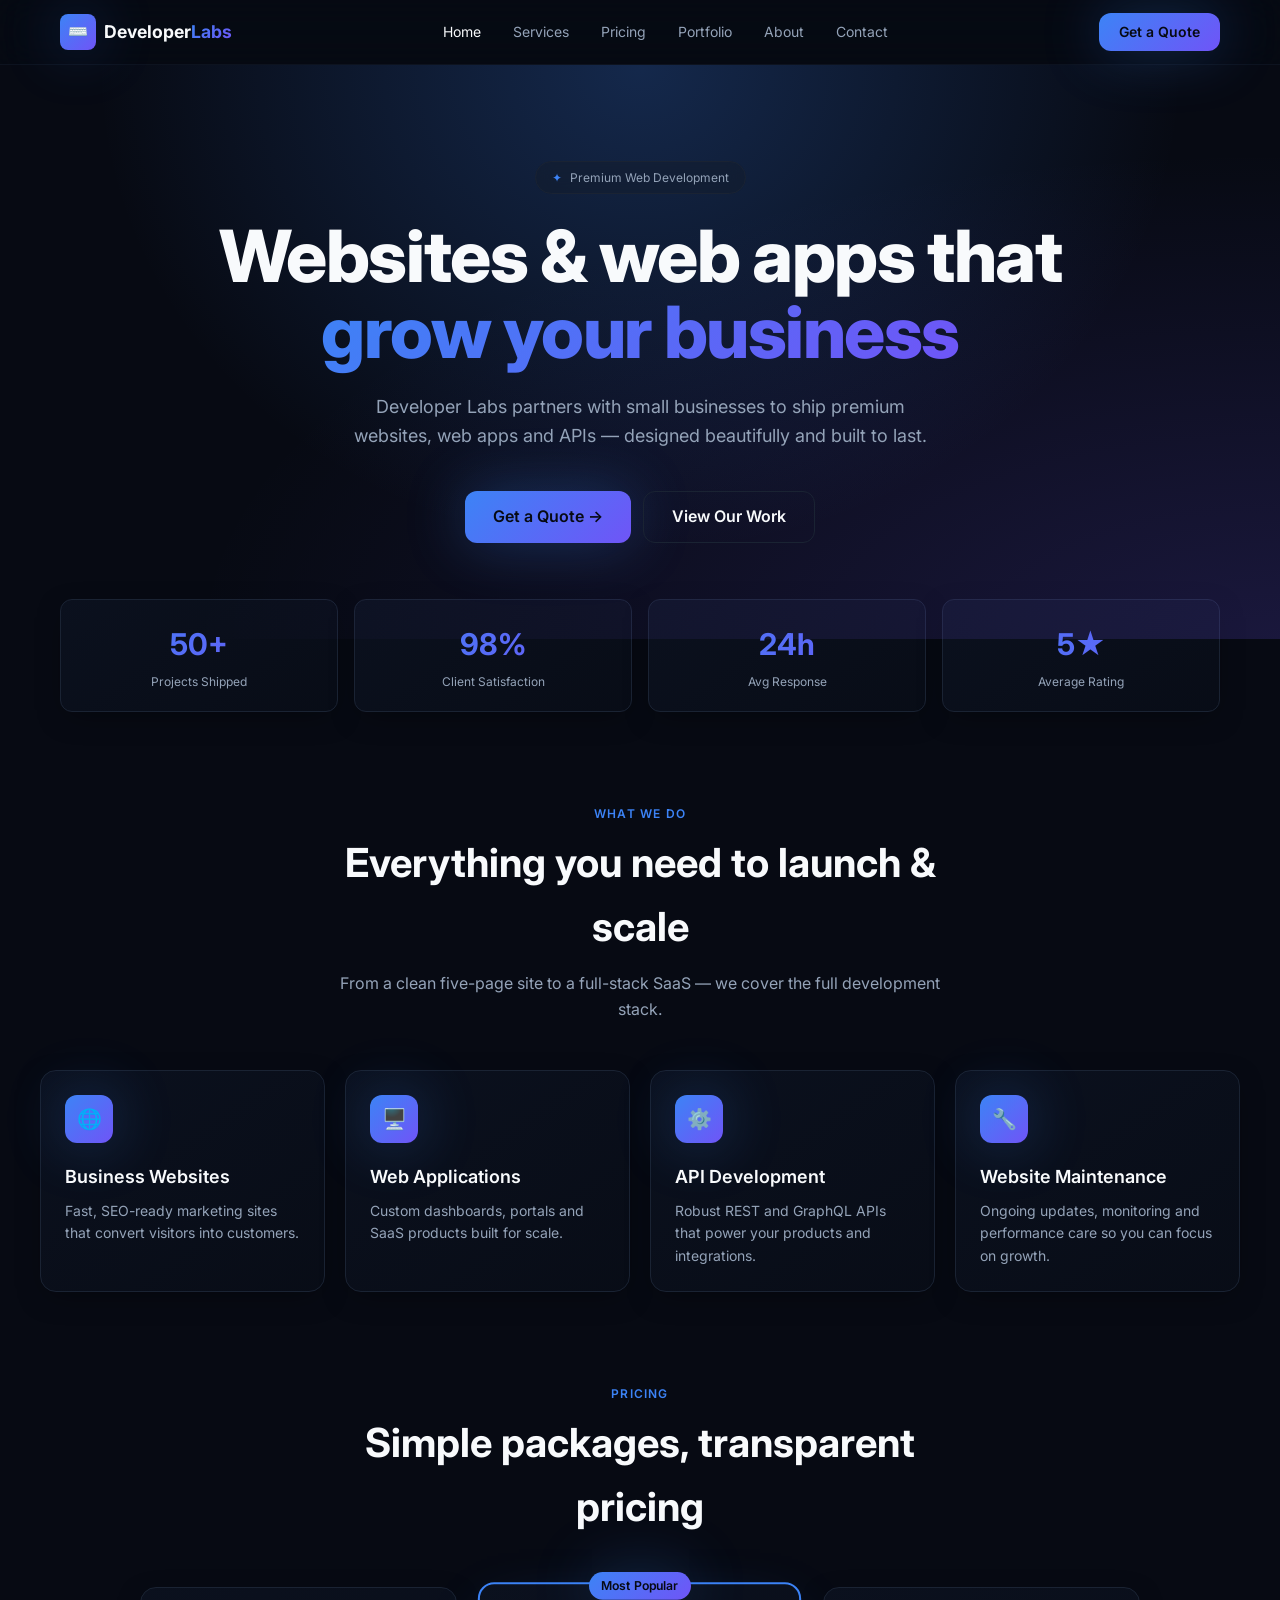
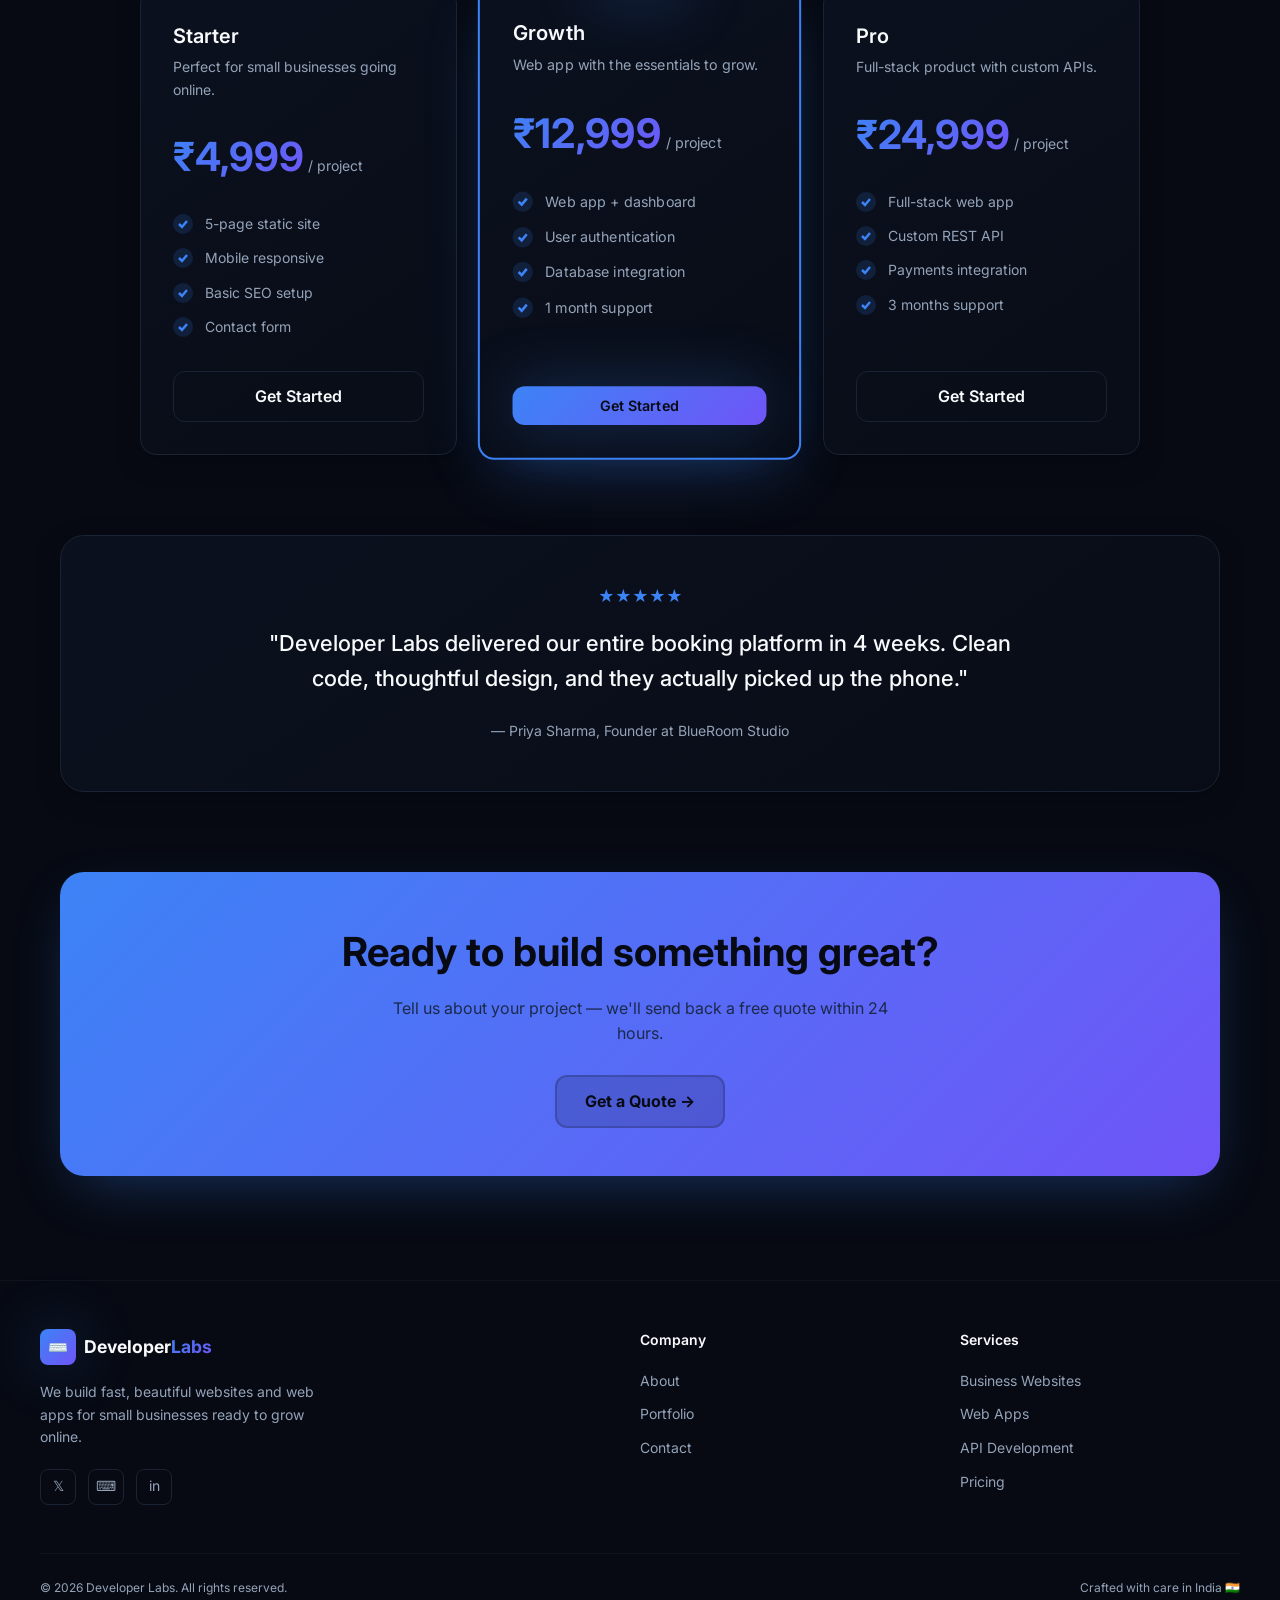
<file: index.html>
<!DOCTYPE html>
<html lang="en" class="dark">
<head>
  <meta charset="UTF-8" />
  <meta name="viewport" content="width=device-width, initial-scale=1.0" />
  <title>Developer Labs — Premium Web Development</title>
  <meta name="description" content="Developer Labs builds fast, beautiful websites and web apps for small businesses ready to grow online." />
  <link rel="preconnect" href="https://fonts.googleapis.com" />
  <link rel="preconnect" href="https://fonts.gstatic.com" crossorigin />
  <link href="https://fonts.googleapis.com/css2?family=Inter:wght@400;500;600;700;800&display=swap" rel="stylesheet" />
  <style>
    *, *::before, *::after { box-sizing: border-box; margin: 0; padding: 0; }

    :root {
      --bg: hsl(222, 47%, 5%);
      --bg-card: linear-gradient(145deg, hsl(222,47%,8%), hsl(222,47%,6%));
      --fg: hsl(210, 40%, 98%);
      --fg-muted: hsl(215, 20%, 65%);
      --primary: hsl(217, 91%, 60%);
      --accent: hsl(250, 91%, 65%);
      --border: hsl(217, 33%, 15%);
      --secondary: hsl(217, 33%, 12%);
      --destructive: hsl(0, 84%, 60%);
      --grad-primary: linear-gradient(135deg, hsl(217,91%,60%), hsl(250,91%,65%));
      --grad-hero: radial-gradient(ellipse at top, hsl(217 91% 60% / 0.25), transparent 60%), radial-gradient(ellipse at bottom right, hsl(250 91% 65% / 0.18), transparent 60%);
      --shadow-glow: 0 0 60px hsl(217 91% 60% / 0.3);
      --shadow-elegant: 0 20px 60px -20px hsl(217 91% 60% / 0.4);
      --shadow-card: 0 8px 30px -10px hsl(0 0% 0% / 0.5);
      --radius: 0.75rem;
      --transition: all 0.3s cubic-bezier(0.4, 0, 0.2, 1);
    }

    html { scroll-behavior: smooth; }

    body {
      font-family: 'Inter', sans-serif;
      background: var(--bg);
      color: var(--fg);
      line-height: 1.6;
      min-height: 100vh;
      display: flex;
      flex-direction: column;
    }

    /* ── Utilities ── */
    .container { width: 100%; max-width: 1200px; margin: 0 auto; padding: 0 1.25rem; }
    .text-gradient { background: var(--grad-primary); -webkit-background-clip: text; -webkit-text-fill-color: transparent; background-clip: text; }
    .bg-grad-primary { background: var(--grad-primary); }
    .bg-grad-hero { background: var(--grad-hero); }
    .bg-grad-card { background: var(--bg-card); }
    .shadow-glow { box-shadow: var(--shadow-glow); }
    .shadow-card { box-shadow: var(--shadow-card); }
    .shadow-elegant { box-shadow: var(--shadow-elegant); }
    .muted { color: var(--fg-muted); }
    .hidden { display: none !important; }

    /* ── Navbar ── */
    .navbar {
      position: sticky; top: 0; z-index: 50;
      width: 100%; border-bottom: 1px solid hsl(217,33%,15%,0.4);
      background: hsl(222,47%,5%,0.7);
      backdrop-filter: blur(20px);
    }
    .navbar-inner {
      display: flex; align-items: center; justify-content: space-between;
      height: 64px;
    }
    .logo {
      display: flex; align-items: center; gap: 0.5rem;
      font-weight: 700; font-size: 1.1rem; text-decoration: none; color: var(--fg);
    }
    .logo-icon {
      width: 36px; height: 36px;
      display: grid; place-items: center;
      border-radius: 0.5rem;
      background: var(--grad-primary);
      box-shadow: var(--shadow-glow);
      font-size: 1rem;
    }
    .nav-links { display: flex; align-items: center; gap: 2rem; }
    .nav-links a {
      font-size: 0.875rem; text-decoration: none;
      color: var(--fg-muted); transition: var(--transition);
    }
    .nav-links a:hover, .nav-links a.active { color: var(--fg); }
    .btn { display: inline-flex; align-items: center; gap: 0.25rem; font-weight: 600; border-radius: var(--radius); cursor: pointer; transition: var(--transition); border: none; font-size: 0.875rem; text-decoration: none; }
    .btn-hero { background: var(--grad-primary); color: hsl(222,47%,5%); padding: 0.5rem 1.25rem; box-shadow: var(--shadow-glow); }
    .btn-hero:hover { opacity: 0.9; transform: translateY(-1px); }
    .btn-hero-lg { padding: 0.75rem 1.75rem; font-size: 1rem; }
    .btn-outline { background: transparent; border: 1px solid var(--border); color: var(--fg); padding: 0.75rem 1.75rem; font-size: 1rem; }
    .btn-outline:hover { border-color: var(--primary); }
    .btn-secondary { background: var(--secondary); color: var(--fg); padding: 0.75rem 1.75rem; font-size: 1rem; }
    .hamburger { display: none; background: none; border: none; color: var(--fg); cursor: pointer; padding: 0.5rem; }
    .mobile-menu {
      display: none; flex-direction: column; gap: 0.25rem; padding: 1rem 0;
      border-top: 1px solid hsl(217,33%,15%,0.4);
      background: hsl(222,47%,5%,0.95);
      backdrop-filter: blur(20px);
    }
    .mobile-menu.open { display: flex; }
    .mobile-menu a {
      padding: 0.5rem 0.75rem; border-radius: 0.5rem;
      font-size: 0.875rem; text-decoration: none; color: var(--fg-muted);
      transition: var(--transition);
    }
    .mobile-menu a:hover, .mobile-menu a.active { background: var(--secondary); color: var(--fg); }

    /* ── Pages ── */
    .page { display: none; flex: 1; }
    .page.active { display: block; }

    /* ── Hero ── */
    .hero {
      background: var(--grad-hero);
      text-align: center; padding: 6rem 1.25rem;
      position: relative; overflow: hidden;
    }
    .hero-badge {
      display: inline-flex; align-items: center; gap: 0.5rem;
      border: 1px solid var(--border); background: hsl(217,33%,12%,0.4);
      border-radius: 99px; padding: 0.375rem 1rem;
      font-size: 0.75rem; color: var(--fg-muted);
      backdrop-filter: blur(8px); margin-bottom: 1.5rem;
    }
    .hero-badge span { color: var(--primary); }
    .hero h1 { font-size: clamp(2.2rem, 6vw, 4.5rem); font-weight: 800; line-height: 1.05; letter-spacing: -0.02em; max-width: 900px; margin: 0 auto; }
    .hero p { margin-top: 1.5rem; font-size: 1.125rem; color: var(--fg-muted); max-width: 600px; margin-left: auto; margin-right: auto; }
    .hero-ctas { margin-top: 2.5rem; display: flex; gap: 0.75rem; justify-content: center; flex-wrap: wrap; }

    /* ── Stats ── */
    .stats { display: grid; grid-template-columns: repeat(2, 1fr); gap: 1rem; margin-top: -2.5rem; }
    @media(min-width:768px) { .stats { grid-template-columns: repeat(4, 1fr); } }
    .stat-card {
      border-radius: 0.75rem; border: 1px solid var(--border);
      background: var(--bg-card); padding: 1.25rem; text-align: center;
      box-shadow: var(--shadow-card);
    }
    .stat-card .val { font-size: clamp(1.5rem, 3vw, 1.875rem); font-weight: 700; }
    .stat-card .label { margin-top: 0.25rem; font-size: 0.75rem; color: var(--fg-muted); }

    /* ── Section heads ── */
    .section { padding: 5rem 0; }
    .section-head { text-align: center; max-width: 600px; margin: 0 auto 3rem; }
    .section-head .eyebrow { font-size: 0.75rem; font-weight: 600; color: var(--primary); text-transform: uppercase; letter-spacing: 0.1em; }
    .section-head h2 { margin-top: 0.5rem; font-size: clamp(1.75rem, 4vw, 2.5rem); font-weight: 700; }
    .section-head p { margin-top: 0.75rem; color: var(--fg-muted); }

    /* ── Service cards ── */
    .services-grid { display: grid; gap: 1.25rem; }
    @media(min-width:768px) { .services-grid { grid-template-columns: repeat(2,1fr); } }
    @media(min-width:1024px) { .services-grid-4 { grid-template-columns: repeat(4,1fr); } }
    .svc-card {
      border-radius: 1rem; border: 1px solid var(--border);
      background: var(--bg-card); padding: 1.5rem;
      box-shadow: var(--shadow-card); transition: var(--transition);
    }
    .svc-card:hover { border-color: hsl(217,91%,60%,0.5); transform: translateY(-4px); box-shadow: var(--shadow-elegant); }
    .svc-icon {
      width: 48px; height: 48px; display: grid; place-items: center;
      border-radius: 0.75rem; background: var(--grad-primary);
      box-shadow: var(--shadow-glow); margin-bottom: 1.25rem;
      font-size: 1.25rem;
    }
    .svc-card h3 { font-size: 1.125rem; font-weight: 600; margin-bottom: 0.5rem; }
    .svc-card p { font-size: 0.875rem; color: var(--fg-muted); line-height: 1.6; }

    /* ── Pricing ── */
    .pricing-grid { display: grid; gap: 1.5rem; max-width: 1000px; margin: 0 auto; }
    @media(min-width:768px) { .pricing-grid { grid-template-columns: repeat(3,1fr); } }
    .price-card {
      border-radius: 1rem; border: 1px solid var(--border);
      background: var(--bg-card); padding: 2rem;
      box-shadow: var(--shadow-card); display: flex; flex-direction: column;
      transition: var(--transition); position: relative;
    }
    .price-card:hover { border-color: hsl(217,91%,60%,0.4); }
    .price-card.highlighted { border: 2px solid var(--primary); box-shadow: var(--shadow-elegant); transform: scale(1.02); }
    .popular-badge {
      position: absolute; top: -12px; left: 50%; transform: translateX(-50%);
      background: var(--grad-primary); border-radius: 99px;
      padding: 0.25rem 0.75rem; font-size: 0.75rem; font-weight: 600;
      color: hsl(222,47%,5%); white-space: nowrap;
      box-shadow: var(--shadow-glow);
    }
    .price-card h3 { font-size: 1.25rem; font-weight: 600; }
    .price-card .desc { margin-top: 0.25rem; font-size: 0.875rem; color: var(--fg-muted); }
    .price-val { margin-top: 1.5rem; display: flex; align-items: baseline; gap: 0.25rem; }
    .price-val .amount { font-size: 2.5rem; font-weight: 700; }
    .price-val .per { font-size: 0.875rem; color: var(--fg-muted); }
    .features { margin-top: 1.5rem; list-style: none; space-y: 0.75rem; flex: 1; display: flex; flex-direction: column; gap: 0.75rem; }
    .features li { display: flex; align-items: flex-start; gap: 0.75rem; font-size: 0.875rem; }
    .check { width: 20px; height: 20px; border-radius: 50%; background: hsl(217,91%,60%,0.15); display: grid; place-items: center; flex-shrink: 0; margin-top: 1px; }
    .check svg { width: 12px; height: 12px; stroke: var(--primary); fill: none; stroke-width: 2.5; }
    .features li span { color: var(--fg-muted); }
    .price-card .btn { margin-top: 2rem; width: 100%; justify-content: center; }

    /* ── Portfolio ── */
    .portfolio-grid { display: grid; gap: 1.5rem; }
    @media(min-width:768px) { .portfolio-grid { grid-template-columns: repeat(2,1fr); } }
    @media(min-width:1024px) { .portfolio-grid { grid-template-columns: repeat(3,1fr); } }
    .port-card {
      border-radius: 1rem; border: 1px solid var(--border);
      background: var(--bg-card); overflow: hidden;
      box-shadow: var(--shadow-card); transition: var(--transition);
      text-decoration: none; color: var(--fg); display: block;
    }
    .port-card:hover { border-color: hsl(217,91%,60%,0.5); transform: translateY(-4px); }
    .port-thumb {
      aspect-ratio: 4/3;
      display: grid; place-items: center;
      font-size: 1.25rem; font-weight: 700; opacity: 0.4;
    }
    .port-info { padding: 1.25rem; }
    .port-cat { font-size: 0.75rem; font-weight: 600; color: var(--primary); text-transform: uppercase; letter-spacing: 0.08em; }
    .port-info h3 { margin-top: 0.5rem; font-size: 1.125rem; font-weight: 600; }
    .port-info p { margin-top: 0.5rem; font-size: 0.875rem; color: var(--fg-muted); }

    /* ── About stats ── */
    .about-stats {
      border-radius: 1.5rem; border: 1px solid var(--border);
      background: var(--bg-card); padding: 2.5rem;
      box-shadow: var(--shadow-card);
      display: grid; grid-template-columns: 1fr 1fr; gap: 1.5rem; text-align: center;
    }
    .about-stats .val { font-size: 2.5rem; font-weight: 700; }
    .about-stats .lbl { margin-top: 0.25rem; font-size: 0.875rem; color: var(--fg-muted); }

    /* ── Values ── */
    .values-grid { display: grid; gap: 1.5rem; margin-top: 2.5rem; }
    @media(min-width:768px) { .values-grid { grid-template-columns: repeat(3,1fr); } }
    .val-card {
      border-radius: 1rem; border: 1px solid var(--border);
      background: var(--bg-card); padding: 1.5rem;
      box-shadow: var(--shadow-card);
    }
    .val-icon {
      width: 48px; height: 48px; display: grid; place-items: center;
      border-radius: 0.75rem; background: var(--grad-primary);
      box-shadow: var(--shadow-glow); margin-bottom: 1.25rem; font-size: 1.25rem;
    }
    .val-card h3 { font-weight: 600; margin-bottom: 0.5rem; }
    .val-card p { font-size: 0.875rem; color: var(--fg-muted); }

    /* ── Contact ── */
    .contact-grid { display: grid; gap: 2.5rem; }
    @media(min-width:1024px) { .contact-grid { grid-template-columns: 2fr 3fr; } }
    .contact-item {
      display: flex; align-items: flex-start; gap: 1rem;
      border-radius: 1rem; border: 1px solid var(--border);
      background: var(--bg-card); padding: 1.25rem;
      box-shadow: var(--shadow-card);
    }
    .contact-icon {
      width: 44px; height: 44px; display: grid; place-items: center;
      border-radius: 0.5rem; background: var(--grad-primary);
      box-shadow: var(--shadow-glow); flex-shrink: 0; font-size: 1rem;
    }
    .contact-item .lbl { font-size: 0.7rem; text-transform: uppercase; letter-spacing: 0.08em; color: var(--fg-muted); }
    .contact-item .val { margin-top: 0.25rem; font-weight: 500; }
    .contact-info { display: flex; flex-direction: column; gap: 1rem; }

    /* ── Form ── */
    .form-card {
      border-radius: 1rem; border: 1px solid var(--border);
      background: var(--bg-card); padding: 2rem;
      box-shadow: var(--shadow-card);
    }
    .form-group { display: flex; flex-direction: column; gap: 0.5rem; margin-bottom: 1.25rem; }
    .form-group label { font-size: 0.875rem; font-weight: 500; }
    .form-group input, .form-group textarea, .form-group select {
      background: var(--secondary); border: 1px solid var(--border);
      border-radius: 0.5rem; color: var(--fg); padding: 0.625rem 0.875rem;
      font-size: 0.875rem; font-family: inherit; width: 100%; transition: var(--transition);
      outline: none;
    }
    .form-group input:focus, .form-group textarea:focus { border-color: var(--primary); box-shadow: 0 0 0 2px hsl(217,91%,60%,0.2); }
    .form-group input::placeholder, .form-group textarea::placeholder { color: var(--fg-muted); }
    .form-group textarea { resize: vertical; min-height: 130px; }
    .form-error { font-size: 0.75rem; color: var(--destructive); margin-top: 0.25rem; }
    .form-success {
      background: hsl(142,76%,36%,0.1); border: 1px solid hsl(142,76%,36%,0.3);
      border-radius: 0.5rem; padding: 1rem; font-size: 0.875rem;
      color: hsl(142,76%,55%); text-align: center; margin-bottom: 1rem;
    }

    /* ── Testimonial ── */
    .testimonial {
      border-radius: 1.5rem; border: 1px solid var(--border);
      background: var(--bg-card); padding: 3rem;
      box-shadow: var(--shadow-card); text-align: center;
    }
    .stars { display: flex; justify-content: center; gap: 0.25rem; margin-bottom: 1rem; color: var(--primary); }
    .testimonial blockquote { font-size: clamp(1.1rem, 2.5vw, 1.375rem); font-weight: 500; max-width: 750px; margin: 0 auto; line-height: 1.6; }
    .testimonial cite { display: block; margin-top: 1.5rem; font-size: 0.875rem; color: var(--fg-muted); font-style: normal; }

    /* ── CTA band ── */
    .cta-band {
      border-radius: 1.5rem; background: var(--grad-primary);
      padding: 3rem; text-align: center;
      box-shadow: var(--shadow-elegant); margin-bottom: 1.5rem;
    }
    .cta-band h2 { font-size: clamp(1.75rem, 4vw, 2.5rem); font-weight: 700; color: hsl(222,47%,5%); }
    .cta-band p { margin-top: 0.75rem; color: hsl(222,47%,20%); max-width: 500px; margin-left: auto; margin-right: auto; }
    .cta-band .btn { margin-top: 1.75rem; background: hsl(222,47%,5%,0.15); color: hsl(222,47%,5%); border: 2px solid hsl(222,47%,5%,0.2); font-weight: 700; }
    .cta-band .btn:hover { background: hsl(222,47%,5%,0.25); }

    /* ── About story layout ── */
    .about-story { display: grid; gap: 2.5rem; align-items: center; }
    @media(min-width:768px) { .about-story { grid-template-columns: 1fr 1fr; } }
    .about-story .eyebrow { font-size: 0.75rem; font-weight: 600; color: var(--primary); text-transform: uppercase; letter-spacing: 0.1em; }
    .about-story h2 { margin-top: 0.5rem; font-size: 1.875rem; font-weight: 700; }
    .about-story p { margin-top: 1rem; color: var(--fg-muted); line-height: 1.7; }

    /* ── Info banner ── */
    .info-banner {
      border-radius: 1.5rem; border: 1px solid var(--border);
      background: var(--bg-card); padding: 2.5rem;
      box-shadow: var(--shadow-card); text-align: center;
    }
    .info-banner h2 { font-size: 1.75rem; font-weight: 700; }
    .info-banner p { margin-top: 0.75rem; color: var(--fg-muted); max-width: 500px; margin-left: auto; margin-right: auto; }
    .info-banner .btn { margin-top: 1.5rem; }

    /* ── Page hero (inner pages) ── */
    .page-hero { background: var(--grad-hero); text-align: center; padding: 5rem 1.25rem; }
    .page-hero h1 { font-size: clamp(2rem, 5vw, 3.5rem); font-weight: 800; line-height: 1.1; }
    .page-hero p { margin-top: 1rem; color: var(--fg-muted); max-width: 600px; margin-left: auto; margin-right: auto; }

    /* ── Pricing note ── */
    .pricing-note { text-align: center; padding: 1.5rem 0 3rem; font-size: 0.875rem; color: var(--fg-muted); }

    /* ── Footer ── */
    footer {
      border-top: 1px solid hsl(217,33%,15%,0.4);
      background: var(--bg);
    }
    .footer-grid { display: grid; gap: 2.5rem; padding: 3rem 0; }
    @media(min-width:768px) { .footer-grid { grid-template-columns: 2fr 1fr 1fr; } }
    .footer-brand p { margin-top: 1rem; font-size: 0.875rem; color: var(--fg-muted); max-width: 300px; }
    .footer-social { display: flex; gap: 0.75rem; margin-top: 1.25rem; }
    .social-btn {
      width: 36px; height: 36px; display: grid; place-items: center;
      border-radius: 0.5rem; border: 1px solid var(--border);
      color: var(--fg-muted); transition: var(--transition); text-decoration: none; font-size: 0.875rem;
    }
    .social-btn:hover { color: var(--fg); border-color: var(--primary); }
    .footer-col h4 { font-size: 0.875rem; font-weight: 600; margin-bottom: 1rem; }
    .footer-col ul { list-style: none; display: flex; flex-direction: column; gap: 0.5rem; }
    .footer-col a { font-size: 0.875rem; color: var(--fg-muted); text-decoration: none; transition: var(--transition); cursor: pointer; }
    .footer-col a:hover { color: var(--fg); }
    .footer-bottom {
      border-top: 1px solid hsl(217,33%,15%,0.4); padding: 1.5rem 0;
      display: flex; justify-content: space-between; flex-wrap: wrap; gap: 0.5rem;
      font-size: 0.75rem; color: var(--fg-muted);
    }

    /* ── SVG icons inline ── */
    svg { display: inline-block; vertical-align: middle; }

    @media(max-width:767px) {
      .nav-links, .navbar .btn-hero { display: none; }
      .hamburger { display: block; }
      .hero { padding: 4rem 1.25rem; }
      .testimonial { padding: 2rem; }
      .cta-band { padding: 2rem; }
      .form-card { padding: 1.5rem; }
    }
  </style>
</head>
<body>

<!-- ── NAVBAR ── -->
<header class="navbar">
  <nav class="container navbar-inner">
    <a class="logo" href="#" onclick="navigate('home')">
      <span class="logo-icon">⌨️</span>
      <span>Developer<span class="text-gradient">Labs</span></span>
    </a>
    <div class="nav-links" id="navLinks">
      <a href="#" onclick="navigate('home')" class="active" data-page="home">Home</a>
      <a href="#" onclick="navigate('services')" data-page="services">Services</a>
      <a href="#" onclick="navigate('pricing')" data-page="pricing">Pricing</a>
      <a href="#" onclick="navigate('portfolio')" data-page="portfolio">Portfolio</a>
      <a href="#" onclick="navigate('about')" data-page="about">About</a>
      <a href="#" onclick="navigate('contact')" data-page="contact">Contact</a>
    </div>
    <a href="#" class="btn btn-hero" onclick="navigate('contact')">Get a Quote</a>
    <button class="hamburger" id="hamburger" aria-label="Menu" onclick="toggleMenu()">
      <svg width="24" height="24" viewBox="0 0 24 24" fill="none" stroke="currentColor" stroke-width="2">
        <line x1="3" y1="6" x2="21" y2="6"/><line x1="3" y1="12" x2="21" y2="12"/><line x1="3" y1="18" x2="21" y2="18"/>
      </svg>
    </button>
  </nav>
  <div class="mobile-menu container" id="mobileMenu">
    <a href="#" onclick="navigate('home')" data-page="home">Home</a>
    <a href="#" onclick="navigate('services')" data-page="services">Services</a>
    <a href="#" onclick="navigate('pricing')" data-page="pricing">Pricing</a>
    <a href="#" onclick="navigate('portfolio')" data-page="portfolio">Portfolio</a>
    <a href="#" onclick="navigate('about')" data-page="about">About</a>
    <a href="#" onclick="navigate('contact')" data-page="contact">Contact</a>
    <a href="#" class="btn btn-hero" style="margin-top:.5rem;justify-content:center;" onclick="navigate('contact')">Get a Quote</a>
  </div>
</header>

<!-- ════════════════════════════════
     HOME PAGE
════════════════════════════════ -->
<main id="page-home" class="page active">

  <section class="hero">
    <div class="hero-badge"><span>✦</span> Premium Web Development</div>
    <h1>Websites & web apps that <span class="text-gradient">grow your business</span></h1>
    <p>Developer Labs partners with small businesses to ship premium websites, web apps and APIs — designed beautifully and built to last.</p>
    <div class="hero-ctas">
      <a href="#" class="btn btn-hero btn-hero-lg" onclick="navigate('contact')">Get a Quote →</a>
      <a href="#" class="btn btn-outline" onclick="navigate('portfolio')">View Our Work</a>
    </div>
  </section>

  <section class="container" style="padding-top:0;">
    <div class="stats">
      <div class="stat-card"><div class="val text-gradient">50+</div><div class="label">Projects Shipped</div></div>
      <div class="stat-card"><div class="val text-gradient">98%</div><div class="label">Client Satisfaction</div></div>
      <div class="stat-card"><div class="val text-gradient">24h</div><div class="label">Avg Response</div></div>
      <div class="stat-card"><div class="val text-gradient">5★</div><div class="label">Average Rating</div></div>
    </div>
  </section>

  <section class="container section">
    <div class="section-head">
      <p class="eyebrow">What we do</p>
      <h2>Everything you need to launch & scale</h2>
      <p class="muted">From a clean five-page site to a full-stack SaaS — we cover the full development stack.</p>
    </div>
    <div class="services-grid services-grid-4">
      <div class="svc-card"><div class="svc-icon">🌐</div><h3>Business Websites</h3><p>Fast, SEO-ready marketing sites that convert visitors into customers.</p></div>
      <div class="svc-card"><div class="svc-icon">🖥️</div><h3>Web Applications</h3><p>Custom dashboards, portals and SaaS products built for scale.</p></div>
      <div class="svc-card"><div class="svc-icon">⚙️</div><h3>API Development</h3><p>Robust REST and GraphQL APIs that power your products and integrations.</p></div>
      <div class="svc-card"><div class="svc-icon">🔧</div><h3>Website Maintenance</h3><p>Ongoing updates, monitoring and performance care so you can focus on growth.</p></div>
    </div>
  </section>

  <section class="container" style="padding-bottom:5rem;">
    <div class="section-head">
      <p class="eyebrow">Pricing</p>
      <h2>Simple packages, transparent pricing</h2>
    </div>
    <div class="pricing-grid">
      <div class="price-card">
        <h3>Starter</h3><p class="desc">Perfect for small businesses going online.</p>
        <div class="price-val"><span class="amount text-gradient">₹4,999</span><span class="per">/ project</span></div>
        <ul class="features">
          <li><span class="check"><svg viewBox="0 0 12 12"><polyline points="2,6 5,9 10,3"/></svg></span><span>5-page static site</span></li>
          <li><span class="check"><svg viewBox="0 0 12 12"><polyline points="2,6 5,9 10,3"/></svg></span><span>Mobile responsive</span></li>
          <li><span class="check"><svg viewBox="0 0 12 12"><polyline points="2,6 5,9 10,3"/></svg></span><span>Basic SEO setup</span></li>
          <li><span class="check"><svg viewBox="0 0 12 12"><polyline points="2,6 5,9 10,3"/></svg></span><span>Contact form</span></li>
        </ul>
        <a href="#" class="btn btn-outline" onclick="navigate('contact')">Get Started</a>
      </div>
      <div class="price-card highlighted">
        <div class="popular-badge">Most Popular</div>
        <h3>Growth</h3><p class="desc">Web app with the essentials to grow.</p>
        <div class="price-val"><span class="amount text-gradient">₹12,999</span><span class="per">/ project</span></div>
        <ul class="features">
          <li><span class="check"><svg viewBox="0 0 12 12"><polyline points="2,6 5,9 10,3"/></svg></span><span>Web app + dashboard</span></li>
          <li><span class="check"><svg viewBox="0 0 12 12"><polyline points="2,6 5,9 10,3"/></svg></span><span>User authentication</span></li>
          <li><span class="check"><svg viewBox="0 0 12 12"><polyline points="2,6 5,9 10,3"/></svg></span><span>Database integration</span></li>
          <li><span class="check"><svg viewBox="0 0 12 12"><polyline points="2,6 5,9 10,3"/></svg></span><span>1 month support</span></li>
        </ul>
        <a href="#" class="btn btn-hero" onclick="navigate('contact')">Get Started</a>
      </div>
      <div class="price-card">
        <h3>Pro</h3><p class="desc">Full-stack product with custom APIs.</p>
        <div class="price-val"><span class="amount text-gradient">₹24,999</span><span class="per">/ project</span></div>
        <ul class="features">
          <li><span class="check"><svg viewBox="0 0 12 12"><polyline points="2,6 5,9 10,3"/></svg></span><span>Full-stack web app</span></li>
          <li><span class="check"><svg viewBox="0 0 12 12"><polyline points="2,6 5,9 10,3"/></svg></span><span>Custom REST API</span></li>
          <li><span class="check"><svg viewBox="0 0 12 12"><polyline points="2,6 5,9 10,3"/></svg></span><span>Payments integration</span></li>
          <li><span class="check"><svg viewBox="0 0 12 12"><polyline points="2,6 5,9 10,3"/></svg></span><span>3 months support</span></li>
        </ul>
        <a href="#" class="btn btn-outline" onclick="navigate('contact')">Get Started</a>
      </div>
    </div>
  </section>

  <section class="container" style="padding-bottom:5rem;">
    <div class="testimonial">
      <div class="stars">★★★★★</div>
      <blockquote>"Developer Labs delivered our entire booking platform in 4 weeks. Clean code, thoughtful design, and they actually picked up the phone."</blockquote>
      <cite>— Priya Sharma, Founder at BlueRoom Studio</cite>
    </div>
  </section>

  <section class="container" style="padding-bottom:5rem;">
    <div class="cta-band">
      <h2>Ready to build something great?</h2>
      <p>Tell us about your project — we'll send back a free quote within 24 hours.</p>
      <a href="#" class="btn btn-hero-lg btn" onclick="navigate('contact')">Get a Quote →</a>
    </div>
  </section>

</main>

<!-- ════════════════════════════════
     SERVICES PAGE
════════════════════════════════ -->
<main id="page-services" class="page">

  <div class="page-hero">
    <h1>Our <span class="text-gradient">Services</span></h1>
    <p>Full-stack web development for small businesses ready to grow.</p>
  </div>

  <section class="container section">
    <div class="services-grid">
      <div class="svc-card"><div class="svc-icon">🌐</div><h3>Business Websites</h3><p>Fast, mobile-first marketing websites built with SEO and conversion in mind. Ideal for studios, agencies and local businesses.</p></div>
      <div class="svc-card"><div class="svc-icon">🖥️</div><h3>Web Applications</h3><p>Custom dashboards, internal tools and SaaS products built with modern stacks like React, Next.js, FastAPI and Supabase.</p></div>
      <div class="svc-card"><div class="svc-icon">⚙️</div><h3>API Development</h3><p>Production-grade REST and GraphQL APIs with authentication, rate limiting and clean documentation.</p></div>
      <div class="svc-card"><div class="svc-icon">🔧</div><h3>Website Maintenance</h3><p>Monthly retainers for updates, security patches, performance audits and content changes.</p></div>
    </div>
  </section>

  <section class="container" style="padding-bottom:5rem;">
    <div class="info-banner">
      <h2>Not sure what you need?</h2>
      <p>Book a free 20-minute discovery call and we'll help you scope the right solution.</p>
      <a href="#" class="btn btn-hero btn-hero-lg" onclick="navigate('contact')">Book a Free Call →</a>
    </div>
  </section>

</main>

<!-- ════════════════════════════════
     PRICING PAGE
════════════════════════════════ -->
<main id="page-pricing" class="page">

  <div class="page-hero">
    <h1>Simple, <span class="text-gradient">transparent pricing</span></h1>
    <p>Pick a package or contact us for a custom quote. No surprises, no hidden fees.</p>
  </div>

  <section class="container section">
    <div class="pricing-grid">
      <div class="price-card">
        <h3>Starter</h3><p class="desc">Get online with a polished 5-page website.</p>
        <div class="price-val"><span class="amount text-gradient">₹4,999</span><span class="per">/ project</span></div>
        <ul class="features">
          <li><span class="check"><svg viewBox="0 0 12 12"><polyline points="2,6 5,9 10,3"/></svg></span><span>5-page static website</span></li>
          <li><span class="check"><svg viewBox="0 0 12 12"><polyline points="2,6 5,9 10,3"/></svg></span><span>Mobile responsive design</span></li>
          <li><span class="check"><svg viewBox="0 0 12 12"><polyline points="2,6 5,9 10,3"/></svg></span><span>Basic on-page SEO</span></li>
          <li><span class="check"><svg viewBox="0 0 12 12"><polyline points="2,6 5,9 10,3"/></svg></span><span>Contact form</span></li>
          <li><span class="check"><svg viewBox="0 0 12 12"><polyline points="2,6 5,9 10,3"/></svg></span><span>Free domain setup help</span></li>
          <li><span class="check"><svg viewBox="0 0 12 12"><polyline points="2,6 5,9 10,3"/></svg></span><span>1 round of revisions</span></li>
        </ul>
        <a href="#" class="btn btn-outline" onclick="navigate('contact')">Get Started</a>
      </div>
      <div class="price-card highlighted">
        <div class="popular-badge">Most Popular</div>
        <h3>Growth</h3><p class="desc">A web app with the essentials to grow your business.</p>
        <div class="price-val"><span class="amount text-gradient">₹12,999</span><span class="per">/ project</span></div>
        <ul class="features">
          <li><span class="check"><svg viewBox="0 0 12 12"><polyline points="2,6 5,9 10,3"/></svg></span><span>Web app + admin dashboard</span></li>
          <li><span class="check"><svg viewBox="0 0 12 12"><polyline points="2,6 5,9 10,3"/></svg></span><span>User authentication</span></li>
          <li><span class="check"><svg viewBox="0 0 12 12"><polyline points="2,6 5,9 10,3"/></svg></span><span>Database integration</span></li>
          <li><span class="check"><svg viewBox="0 0 12 12"><polyline points="2,6 5,9 10,3"/></svg></span><span>Email notifications</span></li>
          <li><span class="check"><svg viewBox="0 0 12 12"><polyline points="2,6 5,9 10,3"/></svg></span><span>1 month free support</span></li>
          <li><span class="check"><svg viewBox="0 0 12 12"><polyline points="2,6 5,9 10,3"/></svg></span><span>2 rounds of revisions</span></li>
        </ul>
        <a href="#" class="btn btn-hero" onclick="navigate('contact')">Get Started</a>
      </div>
      <div class="price-card">
        <h3>Pro</h3><p class="desc">A full-stack product with custom APIs and integrations.</p>
        <div class="price-val"><span class="amount text-gradient">₹24,999</span><span class="per">/ project</span></div>
        <ul class="features">
          <li><span class="check"><svg viewBox="0 0 12 12"><polyline points="2,6 5,9 10,3"/></svg></span><span>Full-stack web application</span></li>
          <li><span class="check"><svg viewBox="0 0 12 12"><polyline points="2,6 5,9 10,3"/></svg></span><span>Custom REST/GraphQL API</span></li>
          <li><span class="check"><svg viewBox="0 0 12 12"><polyline points="2,6 5,9 10,3"/></svg></span><span>Payments integration</span></li>
          <li><span class="check"><svg viewBox="0 0 12 12"><polyline points="2,6 5,9 10,3"/></svg></span><span>Third-party integrations</span></li>
          <li><span class="check"><svg viewBox="0 0 12 12"><polyline points="2,6 5,9 10,3"/></svg></span><span>3 months priority support</span></li>
          <li><span class="check"><svg viewBox="0 0 12 12"><polyline points="2,6 5,9 10,3"/></svg></span><span>3 rounds of revisions</span></li>
        </ul>
        <a href="#" class="btn btn-outline" onclick="navigate('contact')">Get Started</a>
      </div>
    </div>
    <p class="pricing-note">All prices in INR. GST extra where applicable.</p>
  </section>

</main>

<!-- ════════════════════════════════
     PORTFOLIO PAGE
════════════════════════════════ -->
<main id="page-portfolio" class="page">

  <div class="page-hero">
    <h1>Our <span class="text-gradient">Portfolio</span></h1>
    <p>A selection of recent websites and web apps built for small businesses across India.</p>
  </div>

  <section class="container section">
    <div class="portfolio-grid">
      <a class="port-card" href="https://github.com/BackendDeveloperHub/bdh-fastapi-new" target="_blank" rel="noopener">
        <div class="port-thumb" style="background:linear-gradient(135deg,hsl(239,84%,57%,0.3),hsl(217,91%,60%,0.3))">bdh-fastapi-new</div>
        <div class="port-info"><p class="port-cat">CLI Tool</p><h3>bdh-fastapi-new</h3><p>PyPI-published CLI scaffold for FastAPI projects with --ai and --admin flags.</p></div>
      </a>
      <a class="port-card" href="https://github.com/BackendDeveloperHub/bdh-linux" target="_blank" rel="noopener">
        <div class="port-thumb" style="background:linear-gradient(135deg,hsl(172,66%,50%,0.3),hsl(189,94%,43%,0.3))">BDH Linux</div>
        <div class="port-info"><p class="port-cat">Linux Distro</p><h3>BDH Linux</h3><p>Custom Arch/Manjaro developer environment pre-configured for backend devs. 16,000+ AUR downloads.</p></div>
      </a>
      <a class="port-card" href="https://apibuil.fastapicloud.dev/" target="_blank" rel="noopener">
        <div class="port-thumb" style="background:linear-gradient(135deg,hsl(199,89%,48%,0.3),hsl(239,84%,67%,0.3))">AI API Builder</div>
        <div class="port-info"><p class="port-cat">AI Tool</p><h3>AI API Builder</h3><p>Converts natural language prompts into production-ready FastAPI code using Groq + Gemini.</p></div>
      </a>
      <a class="port-card" href="https://github.com/BackendDeveloperHub/Tamizhi" target="_blank" rel="noopener">
        <div class="port-thumb" style="background:linear-gradient(135deg,hsl(0,84%,60%,0.3),hsl(24,100%,50%,0.3))">Tamizhi</div>
        <div class="port-info"><p class="port-cat">Language Tool</p><h3>Tamizhi</h3><p>Native compiled Tamil-syntax programming language built using LLVM. Supports Linux x86 & Android ARM64.</p></div>
      </a>
      <div class="port-card" style="cursor:default;">
        <div class="port-thumb" style="background:linear-gradient(135deg,hsl(25,95%,53%,0.3),hsl(0,84%,60%,0.3))">Routely</div>
        <div class="port-info"><p class="port-cat">API Platform</p><h3>Routely</h3><p>Logistics API powering 200+ daily delivery routes with real-time tracking.</p></div>
      </div>
      <div class="port-card" style="cursor:default;">
        <div class="port-thumb" style="background:linear-gradient(135deg,hsl(142,76%,36%,0.3),hsl(84,81%,44%,0.3))">Greenleaf</div>
        <div class="port-info"><p class="port-cat">Marketing Website</p><h3>Greenleaf Realty</h3><p>Lead-generating real estate website with property search and agent booking.</p></div>
      </div>
    </div>
  </section>

</main>

<!-- ════════════════════════════════
     ABOUT PAGE
════════════════════════════════ -->
<main id="page-about" class="page">

  <div class="page-hero">
    <h1>About <span class="text-gradient">Developer Labs</span></h1>
    <p>A small, focused team of developers helping small businesses do more on the web.</p>
  </div>

  <section class="container section">
    <div class="about-story">
      <div>
        <p class="eyebrow">Our Story</p>
        <h2>Built by developers who care</h2>
        <p>Developer Labs started with a simple idea: small businesses deserve the same quality of software that big companies enjoy. We're a tight team of full-stack developers, designers and product thinkers shipping work we're proud of.</p>
        <p>We've shipped 50+ projects across India and beyond — from local studios to funded SaaS startups. Backed by the open-source community of <strong>BackendDeveloperHub</strong>.</p>
      </div>
      <div class="about-stats">
        <div><div class="val text-gradient">50+</div><div class="lbl">Projects shipped</div></div>
        <div><div class="val text-gradient">3 yrs</div><div class="lbl">In business</div></div>
        <div><div class="val text-gradient">12</div><div class="lbl">Team members</div></div>
        <div><div class="val text-gradient">98%</div><div class="lbl">Happy clients</div></div>
      </div>
    </div>
  </section>

  <section class="container" style="padding-bottom:5rem;">
    <h2 style="text-align:center;font-size:1.875rem;font-weight:700;">Our values</h2>
    <div class="values-grid">
      <div class="val-card"><div class="val-icon">⚡</div><h3>Ship fast</h3><p>We move quickly without cutting corners. Most projects ship in 2–6 weeks.</p></div>
      <div class="val-card"><div class="val-icon">❤️</div><h3>Care deeply</h3><p>Your project is treated like our own. We sweat the details that others miss.</p></div>
      <div class="val-card"><div class="val-icon">🎯</div><h3>Stay focused</h3><p>We don't take on every project — only ones we're confident we can knock out of the park.</p></div>
    </div>
  </section>

</main>

<!-- ════════════════════════════════
     CONTACT PAGE
════════════════════════════════ -->
<main id="page-contact" class="page">

  <div class="page-hero">
    <h1>Get in <span class="text-gradient">touch</span></h1>
    <p>Tell us about your project — we'll reply within 24 hours with a free quote.</p>
  </div>

  <section class="container section">
    <div class="contact-grid">
      <div class="contact-info">
        <div class="contact-item">
          <div class="contact-icon">📧</div>
          <div><p class="lbl">Email</p><p class="val">contact@developerlabs.online</p></div>
        </div>
        <div class="contact-item">
          <div class="contact-icon">📞</div>
          <div><p class="lbl">Phone</p><p class="val">+91 6381931912</p></div>
        </div>
        <div class="contact-item">
          <div class="contact-icon">📍</div>
          <div><p class="lbl">Office</p><p class="val">Tamil Nadu, India</p></div>
        </div>
      </div>

      <div class="form-card">
        <div id="formSuccess" class="form-success hidden">✅ Message sent! We'll get back to you within 24 hours.</div>
        <div class="form-group">
          <label for="cName">Name</label>
          <input type="text" id="cName" placeholder="Your name" maxlength="100" />
          <span class="form-error hidden" id="errName">Name is required</span>
        </div>
        <div class="form-group">
          <label for="cEmail">Email</label>
          <input type="email" id="cEmail" placeholder="you@company.com" maxlength="255" />
          <span class="form-error hidden" id="errEmail">Valid email is required</span>
        </div>
        <div class="form-group">
          <label for="cMsg">Project Details</label>
          <textarea id="cMsg" placeholder="Tell us about your project, goals, and timeline..." maxlength="1000"></textarea>
          <span class="form-error hidden" id="errMsg">Message must be at least 10 characters</span>
        </div>
        <button class="btn btn-hero btn-hero-lg" style="width:100%;justify-content:center;" id="submitBtn" onclick="submitForm()">
          Send Message ✈️
        </button>
      </div>
    </div>
  </section>

</main>

<!-- ── FOOTER ── -->
<footer>
  <div class="container footer-grid">
    <div class="footer-brand">
      <a class="logo" href="#" onclick="navigate('home')">
        <span class="logo-icon">⌨️</span>
        <span>Developer<span class="text-gradient">Labs</span></span>
      </a>
      <p>We build fast, beautiful websites and web apps for small businesses ready to grow online.</p>
      <div class="footer-social">
        <a class="social-btn" href="#" title="Twitter">𝕏</a>
        <a class="social-btn" href="https://github.com/BackendDeveloperHub" target="_blank" title="GitHub">⌨</a>
        <a class="social-btn" href="#" title="LinkedIn">in</a>
      </div>
    </div>
    <div class="footer-col">
      <h4>Company</h4>
      <ul>
        <li><a onclick="navigate('about')">About</a></li>
        <li><a onclick="navigate('portfolio')">Portfolio</a></li>
        <li><a onclick="navigate('contact')">Contact</a></li>
      </ul>
    </div>
    <div class="footer-col">
      <h4>Services</h4>
      <ul>
        <li><a onclick="navigate('services')">Business Websites</a></li>
        <li><a onclick="navigate('services')">Web Apps</a></li>
        <li><a onclick="navigate('services')">API Development</a></li>
        <li><a onclick="navigate('pricing')">Pricing</a></li>
      </ul>
    </div>
  </div>
  <div class="container footer-bottom">
    <p>© <span id="yr"></span> Developer Labs. All rights reserved.</p>
    <p>Crafted with care in India 🇮🇳</p>
  </div>
</footer>

<script>
  // ── Year
  document.getElementById('yr').textContent = new Date().getFullYear();

  // ── Navigation
  function navigate(page) {
    // Hide all pages
    document.querySelectorAll('.page').forEach(p => p.classList.remove('active'));
    // Show target
    const target = document.getElementById('page-' + page);
    if (target) target.classList.add('active');
    // Update nav active state
    document.querySelectorAll('[data-page]').forEach(a => {
      a.classList.toggle('active', a.dataset.page === page);
    });
    // Close mobile menu
    document.getElementById('mobileMenu').classList.remove('open');
    // Scroll to top
    window.scrollTo({ top: 0, behavior: 'smooth' });
    // Update hash
    history.pushState(null, '', '#' + page);
  }

  // Return false prevents link default
  document.querySelectorAll('a[onclick^="navigate"]').forEach(a => {
    a.addEventListener('click', e => e.preventDefault());
  });

  // ── Mobile menu toggle
  function toggleMenu() {
    document.getElementById('mobileMenu').classList.toggle('open');
  }

  // ── Handle hash on load
  const hash = location.hash.replace('#', '');
  if (hash && document.getElementById('page-' + hash)) navigate(hash);

  // ── Contact form
  function submitForm() {
    const name = document.getElementById('cName').value.trim();
    const email = document.getElementById('cEmail').value.trim();
    const msg = document.getElementById('cMsg').value.trim();
    let valid = true;

    // Reset errors
    ['errName','errEmail','errMsg'].forEach(id => document.getElementById(id).classList.add('hidden'));
    document.getElementById('formSuccess').classList.add('hidden');

    if (!name) { document.getElementById('errName').classList.remove('hidden'); valid = false; }
    if (!email || !/^[^\s@]+@[^\s@]+\.[^\s@]+$/.test(email)) { document.getElementById('errEmail').classList.remove('hidden'); valid = false; }
    if (msg.length < 10) { document.getElementById('errMsg').classList.remove('hidden'); valid = false; }

    if (!valid) return;

    const btn = document.getElementById('submitBtn');
    btn.textContent = 'Sending...';
    btn.disabled = true;

    setTimeout(() => {
      document.getElementById('formSuccess').classList.remove('hidden');
      document.getElementById('cName').value = '';
      document.getElementById('cEmail').value = '';
      document.getElementById('cMsg').value = '';
      btn.textContent = 'Send Message ✈️';
      btn.disabled = false;
    }, 800);
  }
</script>
</body>
</html>
</file>
